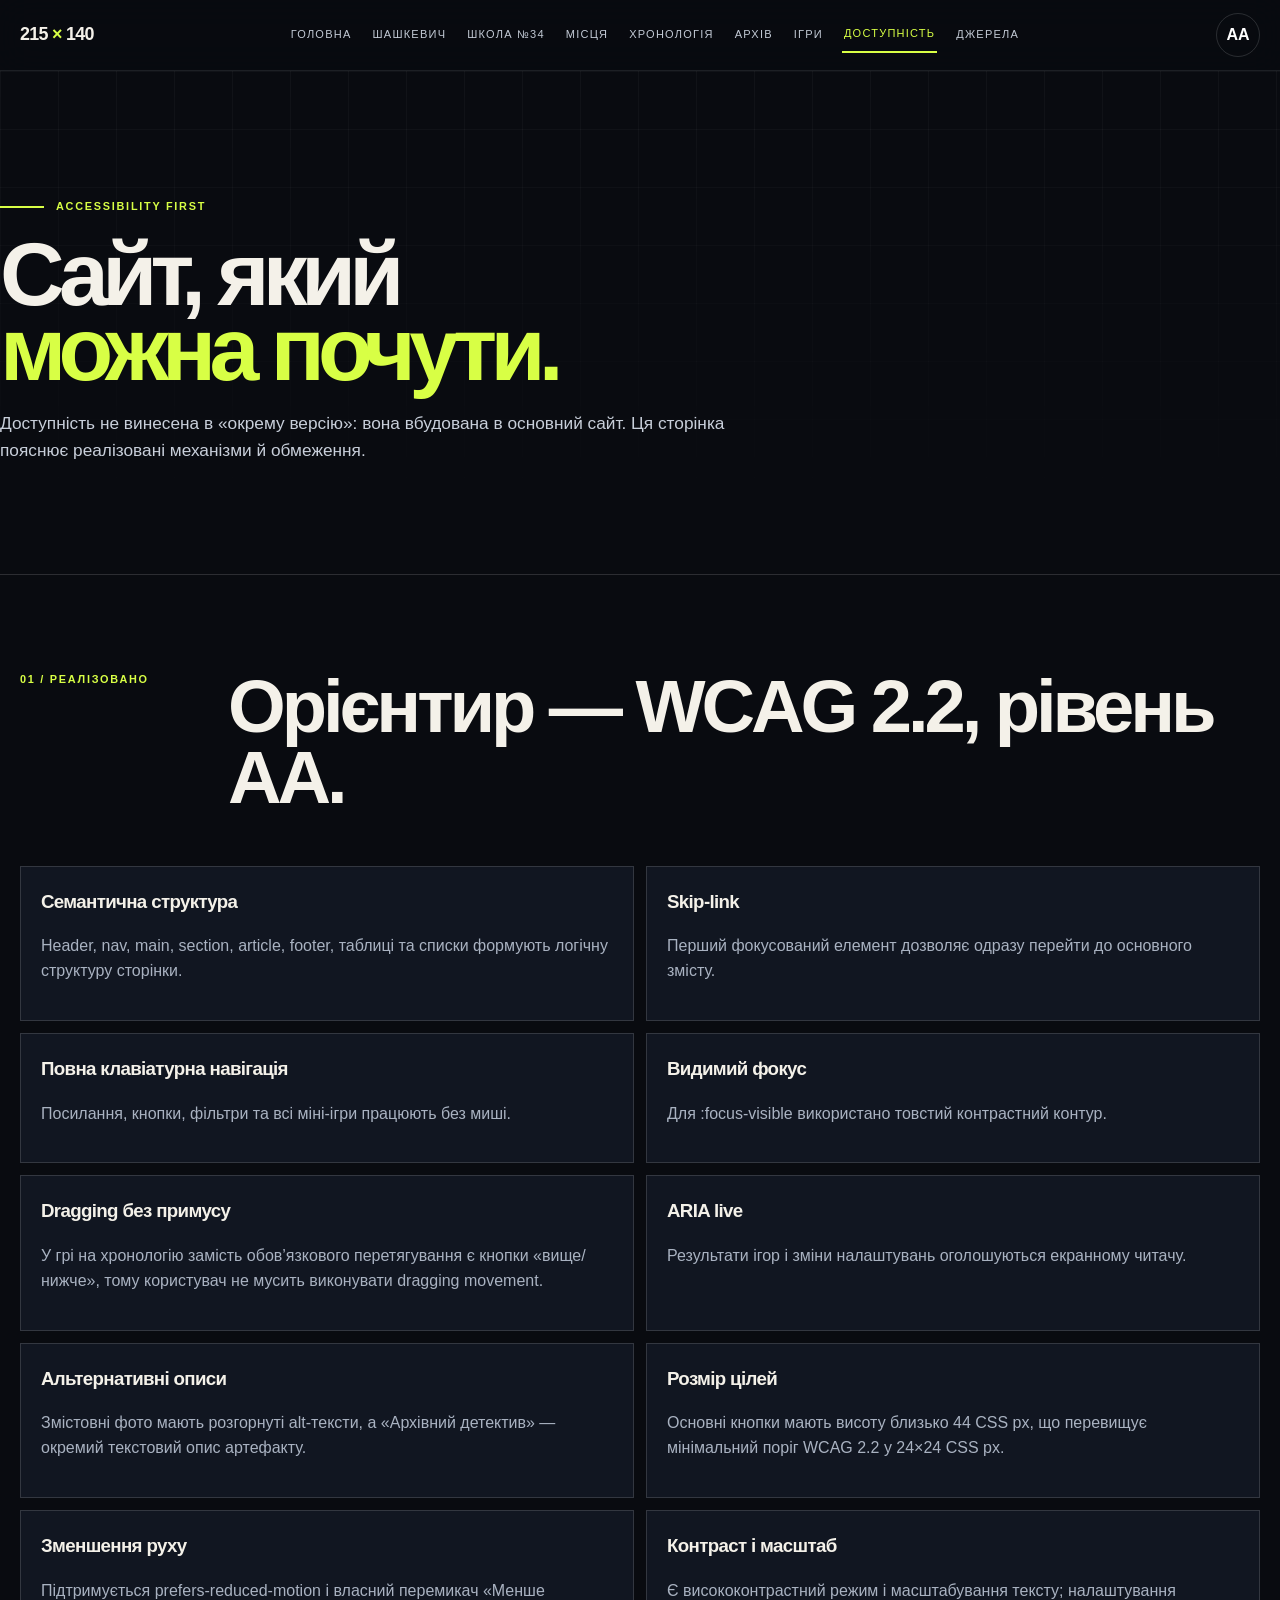
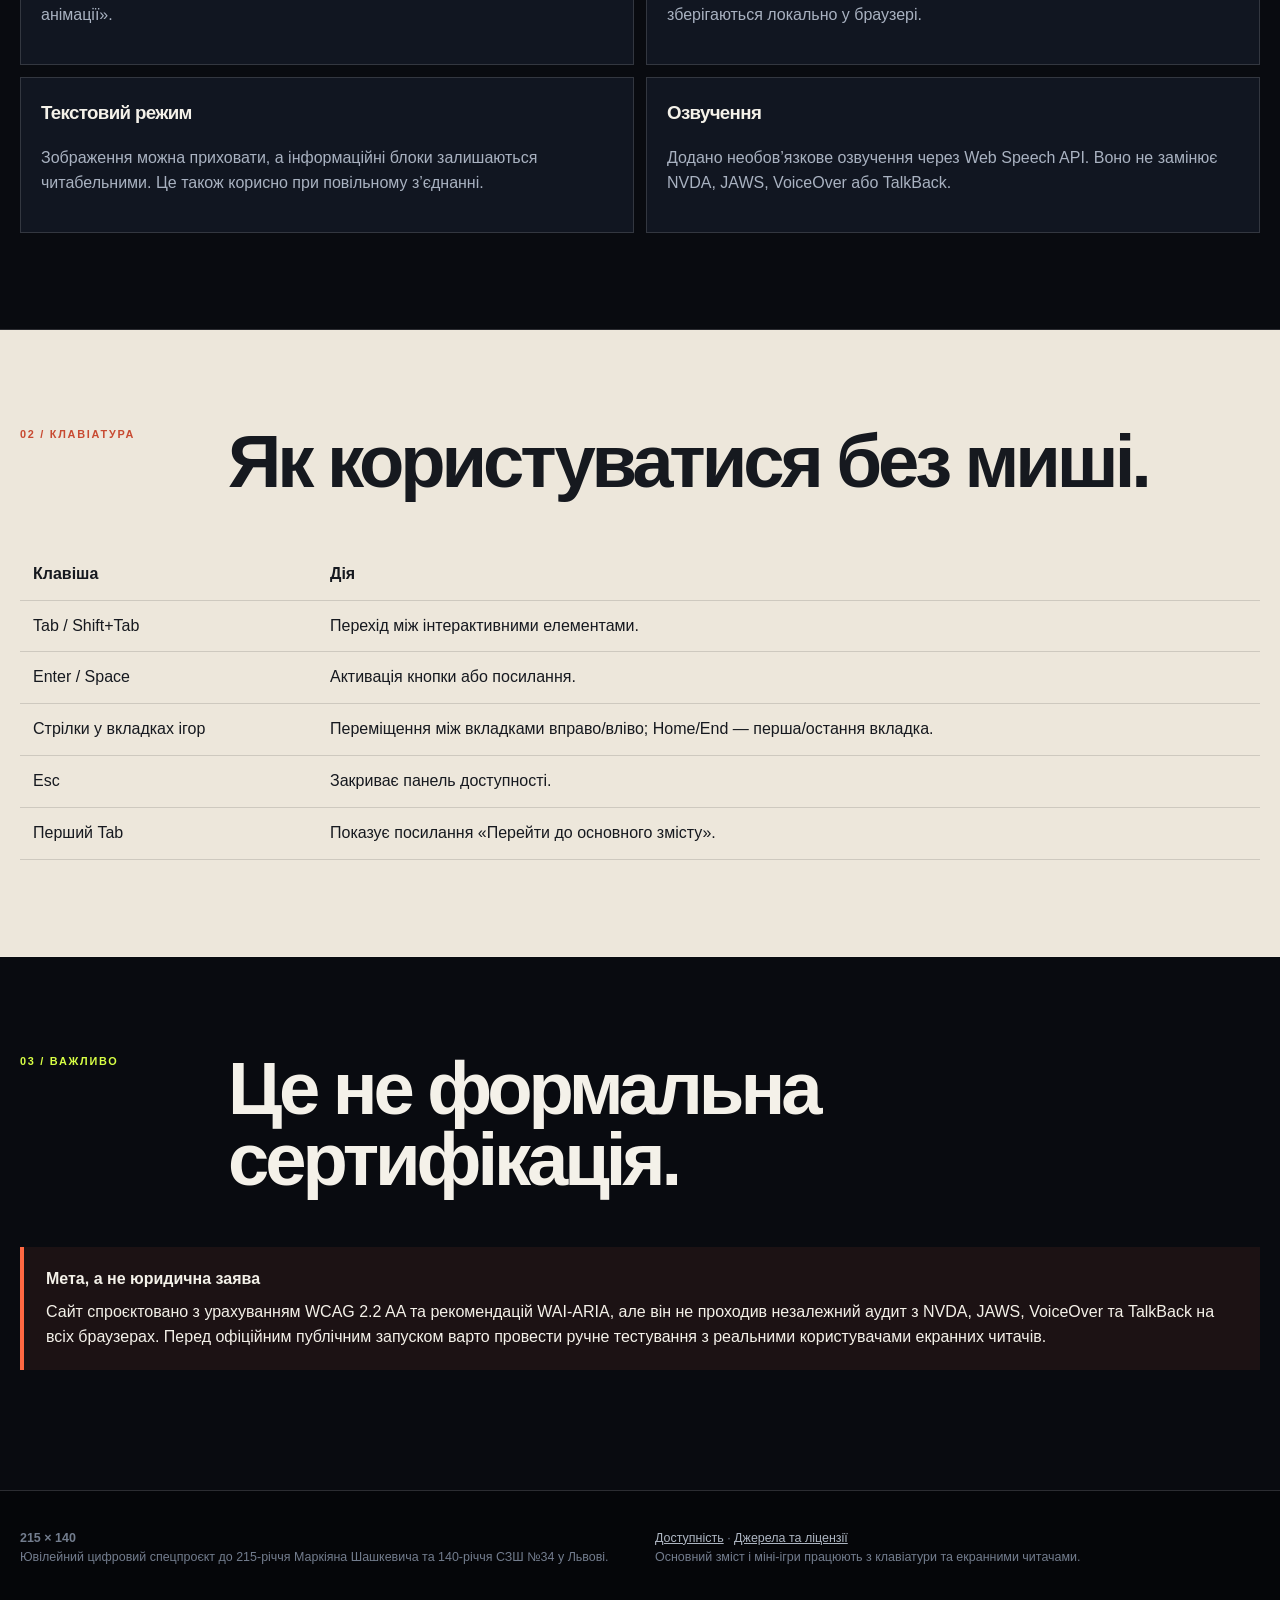
<file: accessibility.html>
<!doctype html><html lang="uk"><head><meta charset="utf-8"><meta name="viewport" content="width=device-width,initial-scale=1"><meta name="theme-color" content="#090b10"><meta name="description" content="Опис доступності сайту, клавіатурної навігації, ARIA, текстового режиму та орієнтації на WCAG 2.2."><title>Доступність сайту</title><link rel="stylesheet" href="assets/style.css"></head><body>
<a class="skip-link" href="#main">Перейти до основного змісту</a>
<div class="progress" aria-hidden="true"></div>
<header class="site-header">
 <div class="wrap nav">
  <a class="brand" href="index.html" aria-label="215 на 140 — головна">215 <b>×</b> 140</a>
  <button class="mobile-toggle" type="button" aria-expanded="false" aria-controls="mainNav">Меню</button>
  <nav id="mainNav" class="navlinks" aria-label="Головна навігація"><a href="index.html">Головна</a><a href="shashkevych.html">Шашкевич</a><a href="school.html">Школа №34</a><a href="places.html">Місця</a><a href="timeline.html">Хронологія</a><a href="archive.html">Архів</a><a href="games.html">Ігри</a><a href="accessibility.html" aria-current="page">Доступність</a><a href="sources.html">Джерела</a></nav>
  <button id="a11yOpen" class="a11y-open" type="button" aria-haspopup="dialog" aria-controls="a11yPanel" aria-label="Відкрити налаштування доступності">АА</button>
 </div>
</header>
<div id="a11yPanel" class="a11y-panel" role="dialog" aria-modal="false" aria-labelledby="a11yTitle" aria-hidden="true">
 <h2 id="a11yTitle">Доступність</h2>
 <div class="a11y-grid">
  <button id="fontPlus" class="a11y-btn" type="button">Збільшити текст</button>
  <button id="fontMinus" class="a11y-btn" type="button">Зменшити текст</button>
  <button id="contrast" class="a11y-btn" type="button">Високий контраст</button>
  <button id="readable" class="a11y-btn" type="button">Полегшене читання</button>
  <button id="motion" class="a11y-btn" type="button">Менше анімації</button>
  <button id="textOnly" class="a11y-btn" type="button">Текстовий режим</button>
  <button id="speakPage" class="a11y-btn" type="button">Озвучити сторінку</button>
  <button id="stopSpeak" class="a11y-btn" type="button">Зупинити озвучення</button>
  <button id="resetA11y" class="a11y-btn" type="button">Скинути налаштування</button>
 </div>
 <p class="a11y-note">Усі основні функції доступні з клавіатури. Озвучення браузером є додатковим і не замінює екранний читач.</p>
 <button id="a11yClose" class="btn" type="button">Закрити</button>
</div>
<div id="globalLive" class="sr-only" aria-live="polite" aria-atomic="true"></div>
<main id="main"><section class="hero compact"><div class="hero-grid"></div><div class="wrap hero-inner"><div class="kicker">Accessibility first</div><h1>Сайт, який<br><span class="acid">можна почути.</span></h1><p class="hero-lead">Доступність не винесена в «окрему версію»: вона вбудована в основний сайт. Ця сторінка пояснює реалізовані механізми й обмеження.</p></div></section><section class="section"><div class="wrap"><div class="section-head"><div class="index">01 / Реалізовано</div><h2>Орієнтир — WCAG 2.2, рівень AA.</h2></div><div class="accessibility-list"><article class="access-item"><h3>Семантична структура</h3><p>Header, nav, main, section, article, footer, таблиці та списки формують логічну структуру сторінки.</p></article><article class="access-item"><h3>Skip-link</h3><p>Перший фокусований елемент дозволяє одразу перейти до основного змісту.</p></article><article class="access-item"><h3>Повна клавіатурна навігація</h3><p>Посилання, кнопки, фільтри та всі міні-ігри працюють без миші.</p></article><article class="access-item"><h3>Видимий фокус</h3><p>Для :focus-visible використано товстий контрастний контур.</p></article><article class="access-item"><h3>Dragging без примусу</h3><p>У грі на хронологію замість обов’язкового перетягування є кнопки «вище/нижче», тому користувач не мусить виконувати dragging movement.</p></article><article class="access-item"><h3>ARIA live</h3><p>Результати ігор і зміни налаштувань оголошуються екранному читачу.</p></article><article class="access-item"><h3>Альтернативні описи</h3><p>Змістовні фото мають розгорнуті alt-тексти, а «Архівний детектив» — окремий текстовий опис артефакту.</p></article><article class="access-item"><h3>Розмір цілей</h3><p>Основні кнопки мають висоту близько 44 CSS px, що перевищує мінімальний поріг WCAG 2.2 у 24×24 CSS px.</p></article><article class="access-item"><h3>Зменшення руху</h3><p>Підтримується prefers-reduced-motion і власний перемикач «Менше анімації».</p></article><article class="access-item"><h3>Контраст і масштаб</h3><p>Є висококонтрастний режим і масштабування тексту; налаштування зберігаються локально у браузері.</p></article><article class="access-item"><h3>Текстовий режим</h3><p>Зображення можна приховати, а інформаційні блоки залишаються читабельними. Це також корисно при повільному з’єднанні.</p></article><article class="access-item"><h3>Озвучення</h3><p>Додано необов’язкове озвучення через Web Speech API. Воно не замінює NVDA, JAWS, VoiceOver або TalkBack.</p></article></div></div></section><section class="section paper"><div class="wrap"><div class="section-head"><div class="index">02 / Клавіатура</div><h2>Як користуватися без миші.</h2></div><table class="fact-table"><thead><tr><th>Клавіша</th><th>Дія</th></tr></thead><tbody><tr><td>Tab / Shift+Tab</td><td>Перехід між інтерактивними елементами.</td></tr><tr><td>Enter / Space</td><td>Активація кнопки або посилання.</td></tr><tr><td>Стрілки у вкладках ігор</td><td>Переміщення між вкладками вправо/вліво; Home/End — перша/остання вкладка.</td></tr><tr><td>Esc</td><td>Закриває панель доступності.</td></tr><tr><td>Перший Tab</td><td>Показує посилання «Перейти до основного змісту».</td></tr></tbody></table></div></section><section class="section"><div class="wrap"><div class="section-head"><div class="index">03 / Важливо</div><h2>Це не формальна сертифікація.</h2></div><div class="callout"><strong>Мета, а не юридична заява</strong>Сайт спроєктовано з урахуванням WCAG 2.2 AA та рекомендацій WAI-ARIA, але він не проходив незалежний аудит з NVDA, JAWS, VoiceOver та TalkBack на всіх браузерах. Перед офіційним публічним запуском варто провести ручне тестування з реальними користувачами екранних читачів.</div></div></section></main>
<footer class="footer"><div class="wrap footer-grid"><div><strong>215 × 140</strong><br>Ювілейний цифровий спецпроєкт до 215-річчя Маркіяна Шашкевича та 140-річчя СЗШ №34 у Львові.</div><div><a href="accessibility.html">Доступність</a> · <a href="sources.html">Джерела та ліцензії</a><br>Основний зміст і міні-ігри працюють з клавіатури та екранними читачами.</div></div></footer>
<script src="assets/app.js"></script>
</body></html>
</file>
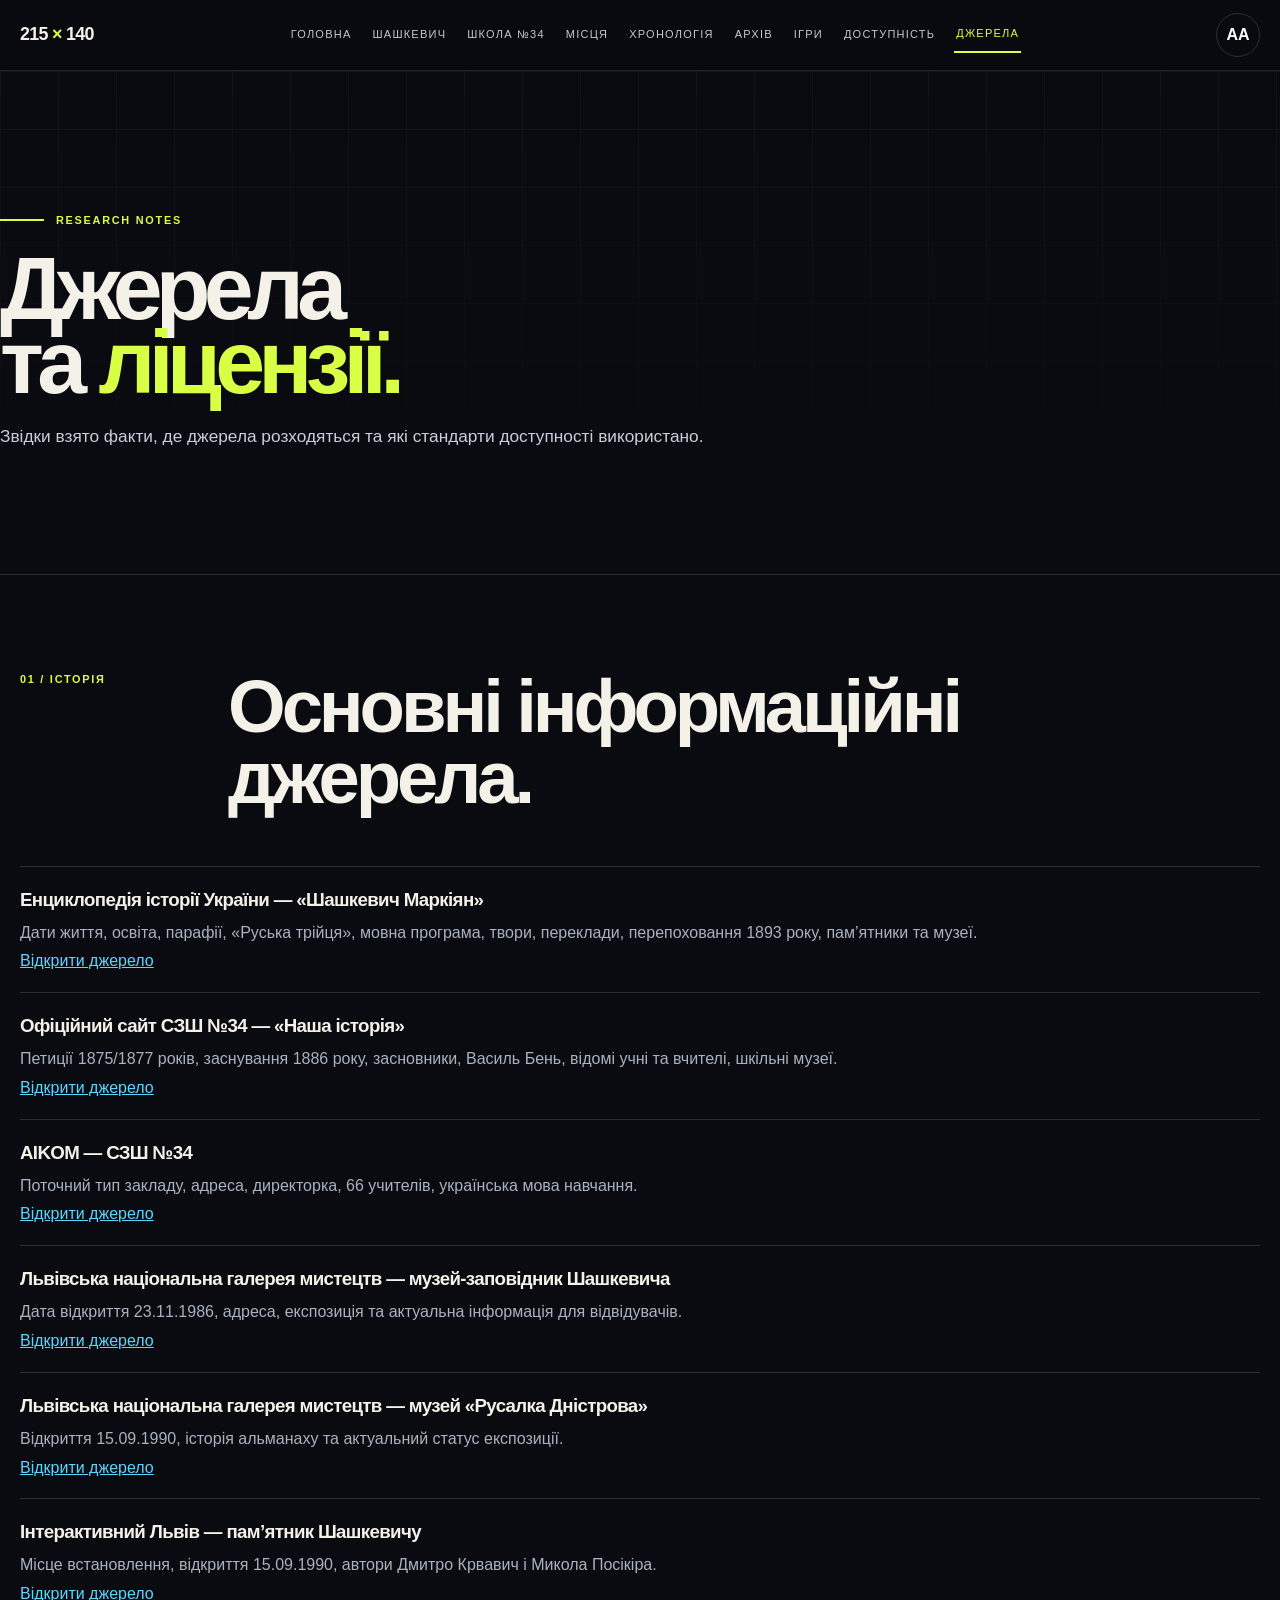
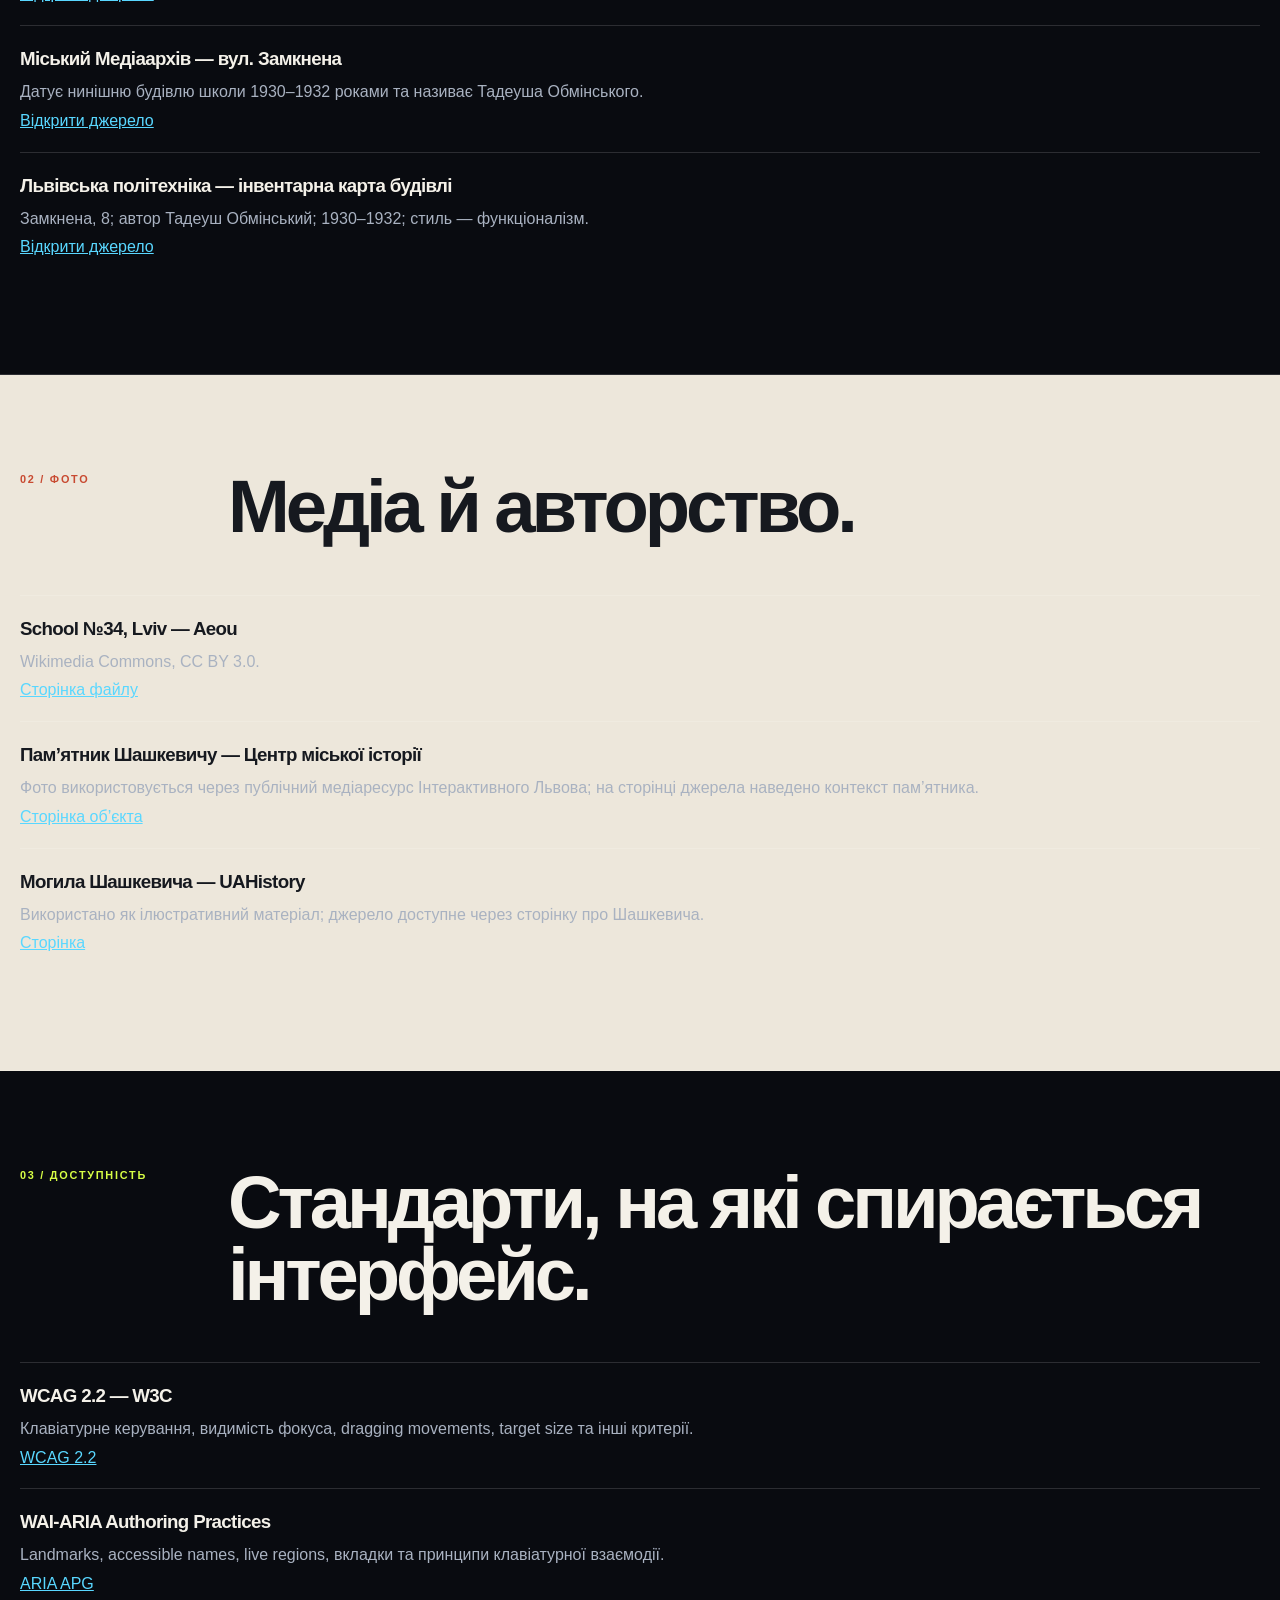
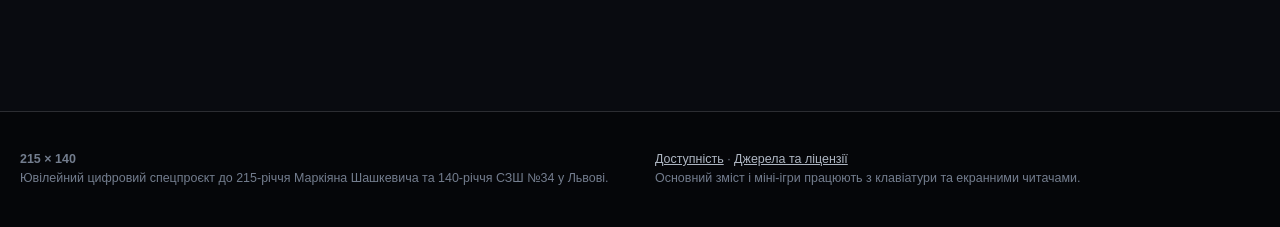
<file: sources.html>
<!doctype html><html lang="uk"><head><meta charset="utf-8"><meta name="viewport" content="width=device-width,initial-scale=1"><meta name="theme-color" content="#090b10"><meta name="description" content="Джерела інформації, медіа-ліцензії та стандарти доступності для сайту 215 × 140."><title>Джерела та ліцензії</title><link rel="stylesheet" href="assets/style.css"></head><body>
<a class="skip-link" href="#main">Перейти до основного змісту</a>
<div class="progress" aria-hidden="true"></div>
<header class="site-header">
 <div class="wrap nav">
  <a class="brand" href="index.html" aria-label="215 на 140 — головна">215 <b>×</b> 140</a>
  <button class="mobile-toggle" type="button" aria-expanded="false" aria-controls="mainNav">Меню</button>
  <nav id="mainNav" class="navlinks" aria-label="Головна навігація"><a href="index.html">Головна</a><a href="shashkevych.html">Шашкевич</a><a href="school.html">Школа №34</a><a href="places.html">Місця</a><a href="timeline.html">Хронологія</a><a href="archive.html">Архів</a><a href="games.html">Ігри</a><a href="accessibility.html">Доступність</a><a href="sources.html" aria-current="page">Джерела</a></nav>
  <button id="a11yOpen" class="a11y-open" type="button" aria-haspopup="dialog" aria-controls="a11yPanel" aria-label="Відкрити налаштування доступності">АА</button>
 </div>
</header>
<div id="a11yPanel" class="a11y-panel" role="dialog" aria-modal="false" aria-labelledby="a11yTitle" aria-hidden="true">
 <h2 id="a11yTitle">Доступність</h2>
 <div class="a11y-grid">
  <button id="fontPlus" class="a11y-btn" type="button">Збільшити текст</button>
  <button id="fontMinus" class="a11y-btn" type="button">Зменшити текст</button>
  <button id="contrast" class="a11y-btn" type="button">Високий контраст</button>
  <button id="readable" class="a11y-btn" type="button">Полегшене читання</button>
  <button id="motion" class="a11y-btn" type="button">Менше анімації</button>
  <button id="textOnly" class="a11y-btn" type="button">Текстовий режим</button>
  <button id="speakPage" class="a11y-btn" type="button">Озвучити сторінку</button>
  <button id="stopSpeak" class="a11y-btn" type="button">Зупинити озвучення</button>
  <button id="resetA11y" class="a11y-btn" type="button">Скинути налаштування</button>
 </div>
 <p class="a11y-note">Усі основні функції доступні з клавіатури. Озвучення браузером є додатковим і не замінює екранний читач.</p>
 <button id="a11yClose" class="btn" type="button">Закрити</button>
</div>
<div id="globalLive" class="sr-only" aria-live="polite" aria-atomic="true"></div>
<main id="main"><section class="hero compact"><div class="hero-grid"></div><div class="wrap hero-inner"><div class="kicker">Research notes</div><h1>Джерела<br>та <span class="acid">ліцензії.</span></h1><p class="hero-lead">Звідки взято факти, де джерела розходяться та які стандарти доступності використано.</p></div></section><section class="section"><div class="wrap"><div class="section-head"><div class="index">01 / Історія</div><h2>Основні інформаційні джерела.</h2></div><article class="source-card"><h3>Енциклопедія історії України — «Шашкевич Маркіян»</h3><p>Дати життя, освіта, парафії, «Руська трійця», мовна програма, твори, переклади, перепоховання 1893 року, пам’ятники та музеї.</p><a href="https://resource.history.org.ua/cgi-bin/eiu/history.exe?C21COM=S&I21DBN=EIu&P21DBN=EIU&S21STR=Shashkevych_M" target="_blank" rel="noopener">Відкрити джерело</a></article><article class="source-card"><h3>Офіційний сайт СЗШ №34 — «Наша історія»</h3><p>Петиції 1875/1877 років, заснування 1886 року, засновники, Василь Бень, відомі учні та вчителі, шкільні музеї.</p><a href="https://www.school34.lviv.ua/%D0%BD%D0%B0%D1%88%D0%B0-%D1%88%D0%BA%D0%BE%D0%BB%D0%B0/%D0%BD%D0%B0%D1%88%D0%B0-%D1%96%D1%81%D1%82%D0%BE%D1%80%D1%96%D1%8F" target="_blank" rel="noopener">Відкрити джерело</a></article><article class="source-card"><h3>AIKOM — СЗШ №34</h3><p>Поточний тип закладу, адреса, директорка, 66 учителів, українська мова навчання.</p><a href="https://aikom.iea.gov.ua/zzso/view?zzsoId=12753" target="_blank" rel="noopener">Відкрити джерело</a></article><article class="source-card"><h3>Львівська національна галерея мистецтв — музей-заповідник Шашкевича</h3><p>Дата відкриття 23.11.1986, адреса, експозиція та актуальна інформація для відвідувачів.</p><a href="https://www.lvivgallery.org.ua/museums/muzey-zapovidnyk-markiyana-shashkevycha" target="_blank" rel="noopener">Відкрити джерело</a></article><article class="source-card"><h3>Львівська національна галерея мистецтв — музей «Русалка Дністрова»</h3><p>Відкриття 15.09.1990, історія альманаху та актуальний статус експозиції.</p><a href="https://www.lvivgallery.org.ua/museums/muzey-zapovidnyk-rusalka-dnistrova" target="_blank" rel="noopener">Відкрити джерело</a></article><article class="source-card"><h3>Інтерактивний Львів — пам’ятник Шашкевичу</h3><p>Місце встановлення, відкриття 15.09.1990, автори Дмитро Крвавич і Микола Посікіра.</p><a href="https://lia.lvivcenter.org/uk/objects/monument-shashkevych/" target="_blank" rel="noopener">Відкрити джерело</a></article><article class="source-card"><h3>Міський Медіаархів — вул. Замкнена</h3><p>Датує нинішню будівлю школи 1930–1932 роками та називає Тадеуша Обмінського.</p><a href="https://uma.lvivcenter.org/uk/photos/3658" target="_blank" rel="noopener">Відкрити джерело</a></article><article class="source-card"><h3>Львівська політехніка — інвентарна карта будівлі</h3><p>Замкнена, 8; автор Тадеуш Обмінський; 1930–1932; стиль — функціоналізм.</p><a href="https://lpnu.ua/sites/default/files/2020/dissertation/1579/dysertaciyashukatkams111.pdf" target="_blank" rel="noopener">Відкрити джерело</a></article></div></section><section class="section paper"><div class="wrap"><div class="section-head"><div class="index">02 / Фото</div><h2>Медіа й авторство.</h2></div><article class="source-card"><h3>School №34, Lviv — Aeou</h3><p>Wikimedia Commons, CC BY 3.0.</p><a href="https://commons.wikimedia.org/wiki/File:School_%E2%84%96_34,_Lviv.jpg" target="_blank" rel="noopener">Сторінка файлу</a></article><article class="source-card"><h3>Пам’ятник Шашкевичу — Центр міської історії</h3><p>Фото використовується через публічний медіаресурс Інтерактивного Львова; на сторінці джерела наведено контекст пам’ятника.</p><a href="https://lia.lvivcenter.org/uk/objects/monument-shashkevych/" target="_blank" rel="noopener">Сторінка об’єкта</a></article><article class="source-card"><h3>Могила Шашкевича — UAHistory</h3><p>Використано як ілюстративний матеріал; джерело доступне через сторінку про Шашкевича.</p><a href="https://uahistory.com/topics/events/13560" target="_blank" rel="noopener">Сторінка</a></article></div></section><section class="section"><div class="wrap"><div class="section-head"><div class="index">03 / Доступність</div><h2>Стандарти, на які спирається інтерфейс.</h2></div><article class="source-card"><h3>WCAG 2.2 — W3C</h3><p>Клавіатурне керування, видимість фокуса, dragging movements, target size та інші критерії.</p><a href="https://www.w3.org/TR/WCAG22/" target="_blank" rel="noopener">WCAG 2.2</a></article><article class="source-card"><h3>WAI-ARIA Authoring Practices</h3><p>Landmarks, accessible names, live regions, вкладки та принципи клавіатурної взаємодії.</p><a href="https://www.w3.org/WAI/ARIA/apg/" target="_blank" rel="noopener">ARIA APG</a></article></div></section></main>
<footer class="footer"><div class="wrap footer-grid"><div><strong>215 × 140</strong><br>Ювілейний цифровий спецпроєкт до 215-річчя Маркіяна Шашкевича та 140-річчя СЗШ №34 у Львові.</div><div><a href="accessibility.html">Доступність</a> · <a href="sources.html">Джерела та ліцензії</a><br>Основний зміст і міні-ігри працюють з клавіатури та екранними читачами.</div></div></footer>
<script src="assets/app.js"></script>
</body></html>
</file>
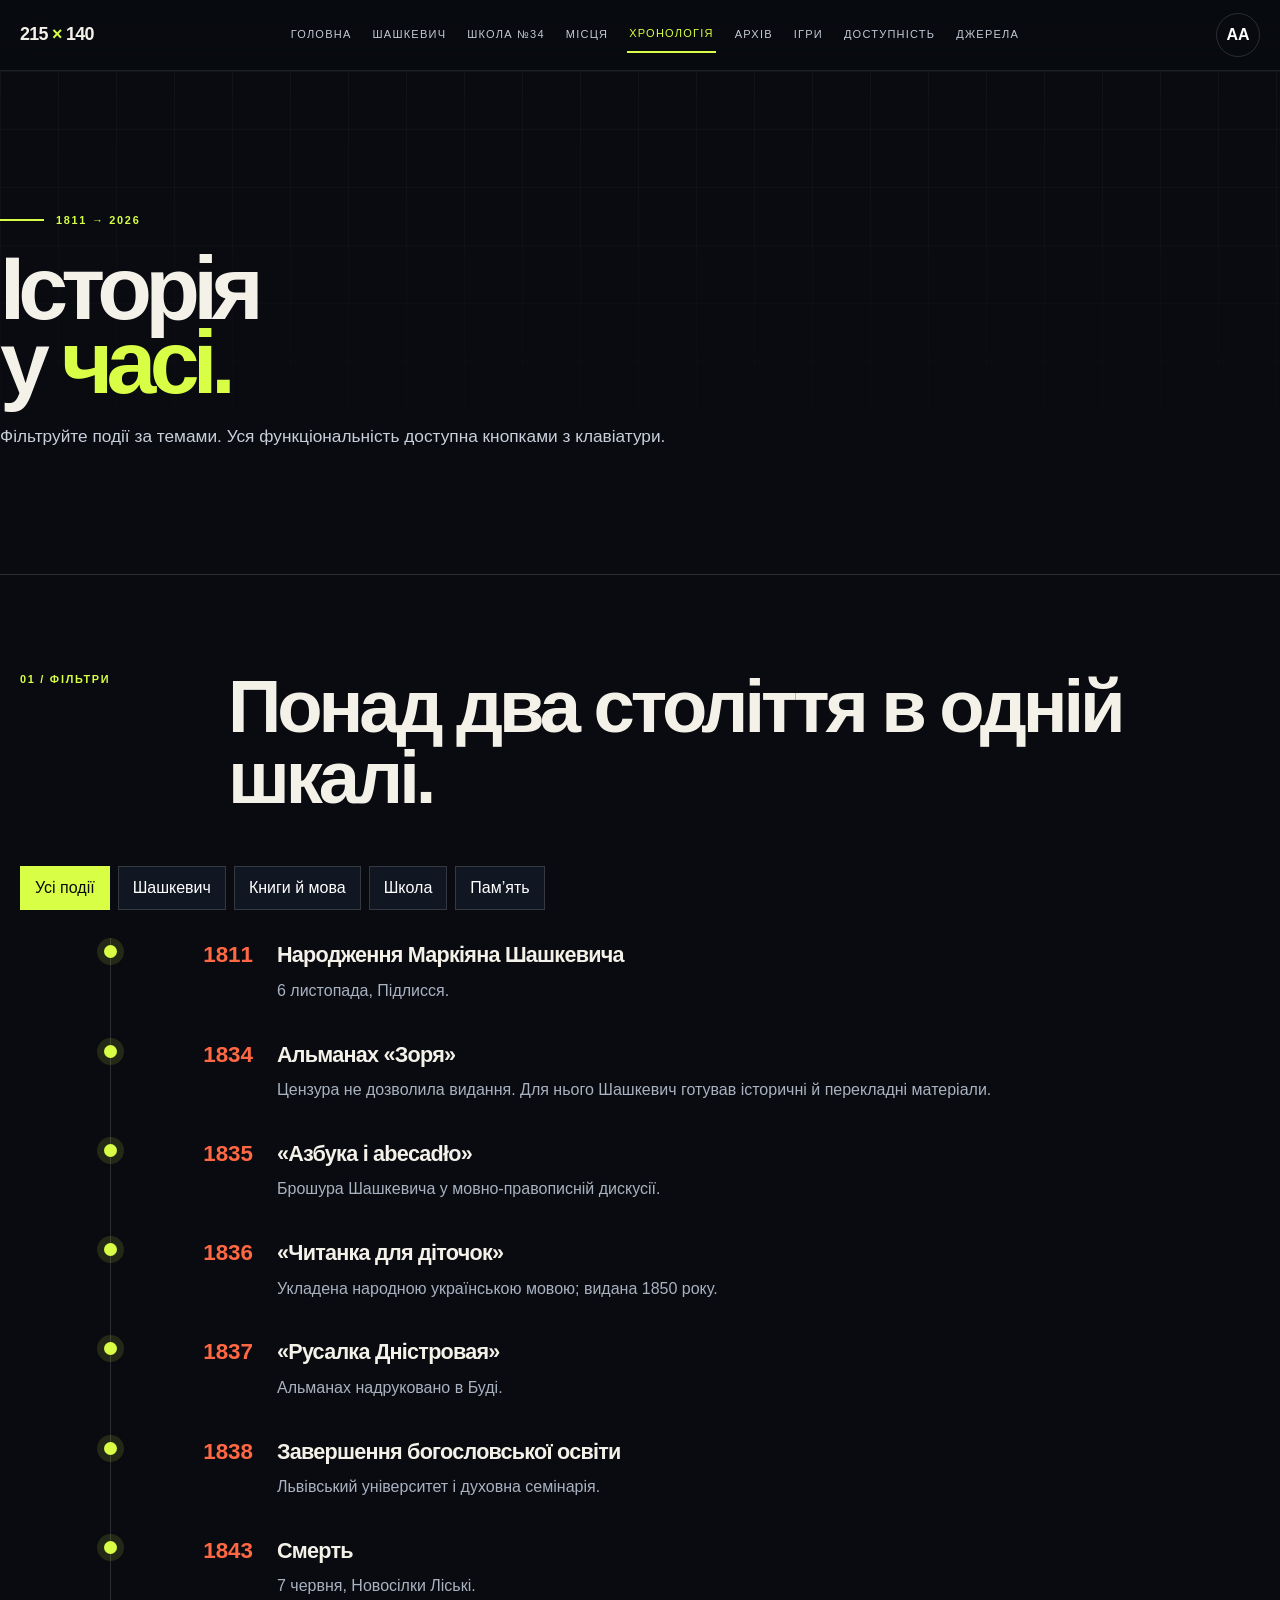
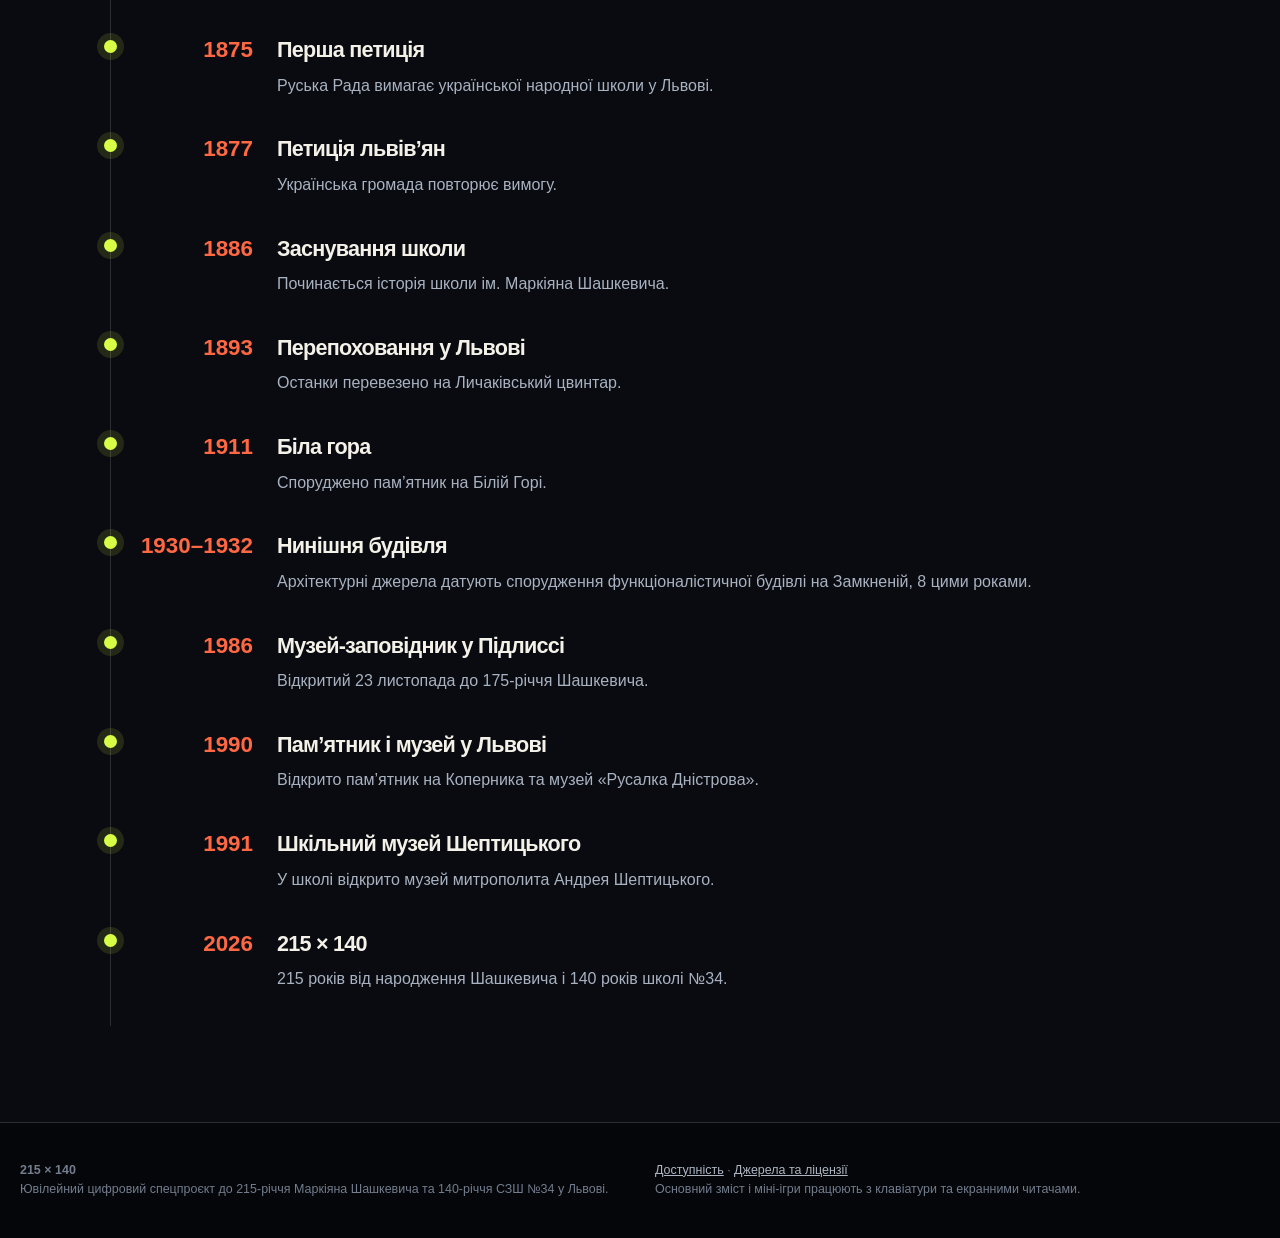
<file: timeline.html>
<!doctype html><html lang="uk"><head><meta charset="utf-8"><meta name="viewport" content="width=device-width,initial-scale=1"><meta name="theme-color" content="#090b10"><meta name="description" content="Інтерактивна хронологія Маркіяна Шашкевича та школи №34 з фільтрами за темами."><title>Хронологія 1811–2026</title><link rel="stylesheet" href="assets/style.css"></head><body>
<a class="skip-link" href="#main">Перейти до основного змісту</a>
<div class="progress" aria-hidden="true"></div>
<header class="site-header">
 <div class="wrap nav">
  <a class="brand" href="index.html" aria-label="215 на 140 — головна">215 <b>×</b> 140</a>
  <button class="mobile-toggle" type="button" aria-expanded="false" aria-controls="mainNav">Меню</button>
  <nav id="mainNav" class="navlinks" aria-label="Головна навігація"><a href="index.html">Головна</a><a href="shashkevych.html">Шашкевич</a><a href="school.html">Школа №34</a><a href="places.html">Місця</a><a href="timeline.html" aria-current="page">Хронологія</a><a href="archive.html">Архів</a><a href="games.html">Ігри</a><a href="accessibility.html">Доступність</a><a href="sources.html">Джерела</a></nav>
  <button id="a11yOpen" class="a11y-open" type="button" aria-haspopup="dialog" aria-controls="a11yPanel" aria-label="Відкрити налаштування доступності">АА</button>
 </div>
</header>
<div id="a11yPanel" class="a11y-panel" role="dialog" aria-modal="false" aria-labelledby="a11yTitle" aria-hidden="true">
 <h2 id="a11yTitle">Доступність</h2>
 <div class="a11y-grid">
  <button id="fontPlus" class="a11y-btn" type="button">Збільшити текст</button>
  <button id="fontMinus" class="a11y-btn" type="button">Зменшити текст</button>
  <button id="contrast" class="a11y-btn" type="button">Високий контраст</button>
  <button id="readable" class="a11y-btn" type="button">Полегшене читання</button>
  <button id="motion" class="a11y-btn" type="button">Менше анімації</button>
  <button id="textOnly" class="a11y-btn" type="button">Текстовий режим</button>
  <button id="speakPage" class="a11y-btn" type="button">Озвучити сторінку</button>
  <button id="stopSpeak" class="a11y-btn" type="button">Зупинити озвучення</button>
  <button id="resetA11y" class="a11y-btn" type="button">Скинути налаштування</button>
 </div>
 <p class="a11y-note">Усі основні функції доступні з клавіатури. Озвучення браузером є додатковим і не замінює екранний читач.</p>
 <button id="a11yClose" class="btn" type="button">Закрити</button>
</div>
<div id="globalLive" class="sr-only" aria-live="polite" aria-atomic="true"></div>
<main id="main"><section class="hero compact"><div class="hero-grid"></div><div class="wrap hero-inner"><div class="kicker">1811 → 2026</div><h1>Історія<br>у <span class="acid">часі.</span></h1><p class="hero-lead">Фільтруйте події за темами. Уся функціональність доступна кнопками з клавіатури.</p></div></section><section class="section"><div class="wrap"><div class="section-head"><div class="index">01 / Фільтри</div><h2>Понад два століття в одній шкалі.</h2></div><div class="filterbar" role="group" aria-label="Фільтри хронології"><button class="active" data-filter="all" type="button">Усі події</button><button data-filter="shash" type="button">Шашкевич</button><button data-filter="books" type="button">Книги й мова</button><button data-filter="school" type="button">Школа</button><button data-filter="memory" type="button">Пам’ять</button></div><div class="timeline" aria-live="polite"><article class="event" data-theme="shash"><time>1811</time><div><h3>Народження Маркіяна Шашкевича</h3><p>6 листопада, Підлисся.</p></div></article><article class="event" data-theme="books"><time>1834</time><div><h3>Альманах «Зоря»</h3><p>Цензура не дозволила видання. Для нього Шашкевич готував історичні й перекладні матеріали.</p></div></article><article class="event" data-theme="books"><time>1835</time><div><h3>«Азбука і abecadło»</h3><p>Брошура Шашкевича у мовно-правописній дискусії.</p></div></article><article class="event" data-theme="books"><time>1836</time><div><h3>«Читанка для діточок»</h3><p>Укладена народною українською мовою; видана 1850 року.</p></div></article><article class="event" data-theme="books shash"><time>1837</time><div><h3>«Русалка Дністровая»</h3><p>Альманах надруковано в Буді.</p></div></article><article class="event" data-theme="shash"><time>1838</time><div><h3>Завершення богословської освіти</h3><p>Львівський університет і духовна семінарія.</p></div></article><article class="event" data-theme="shash"><time>1843</time><div><h3>Смерть</h3><p>7 червня, Новосілки Ліські.</p></div></article><article class="event" data-theme="school"><time>1875</time><div><h3>Перша петиція</h3><p>Руська Рада вимагає української народної школи у Львові.</p></div></article><article class="event" data-theme="school"><time>1877</time><div><h3>Петиція львів’ян</h3><p>Українська громада повторює вимогу.</p></div></article><article class="event" data-theme="school"><time>1886</time><div><h3>Заснування школи</h3><p>Починається історія школи ім. Маркіяна Шашкевича.</p></div></article><article class="event" data-theme="memory shash"><time>1893</time><div><h3>Перепоховання у Львові</h3><p>Останки перевезено на Личаківський цвинтар.</p></div></article><article class="event" data-theme="memory"><time>1911</time><div><h3>Біла гора</h3><p>Споруджено пам’ятник на Білій Горі.</p></div></article><article class="event" data-theme="school"><time>1930–1932</time><div><h3>Нинішня будівля</h3><p>Архітектурні джерела датують спорудження функціоналістичної будівлі на Замкненій, 8 цими роками.</p></div></article><article class="event" data-theme="memory"><time>1986</time><div><h3>Музей-заповідник у Підлиссі</h3><p>Відкритий 23 листопада до 175-річчя Шашкевича.</p></div></article><article class="event" data-theme="memory"><time>1990</time><div><h3>Пам’ятник і музей у Львові</h3><p>Відкрито пам’ятник на Коперника та музей «Русалка Дністрова».</p></div></article><article class="event" data-theme="school memory"><time>1991</time><div><h3>Шкільний музей Шептицького</h3><p>У школі відкрито музей митрополита Андрея Шептицького.</p></div></article><article class="event" data-theme="school memory"><time>2026</time><div><h3>215 × 140</h3><p>215 років від народження Шашкевича і 140 років школі №34.</p></div></article></div></div></section></main>
<footer class="footer"><div class="wrap footer-grid"><div><strong>215 × 140</strong><br>Ювілейний цифровий спецпроєкт до 215-річчя Маркіяна Шашкевича та 140-річчя СЗШ №34 у Львові.</div><div><a href="accessibility.html">Доступність</a> · <a href="sources.html">Джерела та ліцензії</a><br>Основний зміст і міні-ігри працюють з клавіатури та екранними читачами.</div></div></footer>
<script src="assets/app.js"></script>
</body></html>
</file>
<file: assets/style.css>
:root{--bg:#090b10;--panel:#111621;--panel2:#161d2a;--text:#f4f1e9;--muted:#a9b2c1;--line:rgba(255,255,255,.14);--acid:#d8ff45;--orange:#ff6842;--blue:#617dff;--cyan:#59d7ff;--paper:#ede7db;--ink:#16191f;--good:#78df91;--bad:#ff8078;--max:1360px;--fs:1}
*{box-sizing:border-box}html{scroll-behavior:smooth;font-size:calc(16px*var(--fs))}body{margin:0;background:var(--bg);color:var(--text);font-family:Arial,Helvetica,sans-serif;line-height:1.55}body.contrast{--bg:#000;--panel:#000;--panel2:#0a0a0a;--text:#fff;--muted:#fff;--line:#fff;--acid:#ffff00;--orange:#ff9d00;--blue:#8facff;--cyan:#7ee8ff}body.readable *{letter-spacing:.02em!important;line-height:1.72!important}body.no-motion *,body.no-motion *::before,body.no-motion *::after{animation:none!important;transition:none!important;scroll-behavior:auto!important}body.text-only img{display:none!important}body.text-only .hero-media,body.text-only .photo-card,body.text-only .artifact-image{background:linear-gradient(145deg,#171e2a,#0b0f16)!important}body.text-only .image-fallback{display:grid!important;position:relative;min-height:220px}body.text-only .photo-card::after,body.text-only .hero-media::after{display:none!important}a{color:inherit}img{max-width:100%;display:block}button,input,select{font:inherit}button,a,select,input{touch-action:manipulation}:focus-visible{outline:3px solid var(--acid);outline-offset:4px;border-radius:4px}::selection{background:var(--acid);color:#000}.wrap{width:min(var(--max),calc(100% - 40px));margin:auto}.sr-only{position:absolute!important;width:1px!important;height:1px!important;padding:0!important;margin:-1px!important;overflow:hidden!important;clip:rect(0,0,0,0)!important;white-space:nowrap!important;border:0!important}.skip-link{position:fixed;left:16px;top:10px;z-index:9999;background:var(--acid);color:#000;padding:12px 16px;text-decoration:none;font-weight:800;transform:translateY(-180%)}.skip-link:focus{transform:none}.progress{position:fixed;left:0;top:0;height:3px;width:0;background:linear-gradient(90deg,var(--orange),var(--acid));z-index:4000}.site-header{position:sticky;top:0;z-index:2500;background:rgba(9,11,16,.76);backdrop-filter:blur(16px);border-bottom:1px solid rgba(255,255,255,.09)}.nav{min-height:70px;display:flex;align-items:center;justify-content:space-between;gap:20px}.brand{text-decoration:none;font-size:1.12rem;font-weight:900;letter-spacing:-.04em;white-space:nowrap}.brand b{color:var(--acid)}.navlinks{display:flex;align-items:center;gap:17px;flex-wrap:wrap}.navlinks a{text-decoration:none;font-size:.69rem;text-transform:uppercase;letter-spacing:.11em;color:#c3cad5;padding:8px 2px}.navlinks a[aria-current=page]{color:var(--acid);border-bottom:2px solid var(--acid)}.navlinks a:hover{color:#fff}.a11y-open{min-width:44px;min-height:44px;border:1px solid var(--line);background:transparent;color:white;border-radius:999px;cursor:pointer;font-weight:700}.mobile-toggle{display:none;min-width:44px;min-height:44px;border:1px solid var(--line);background:transparent;color:white;border-radius:10px}.a11y-panel{position:fixed;right:18px;top:82px;width:min(380px,calc(100vw - 30px));background:#0e131c;border:1px solid var(--line);z-index:5000;box-shadow:0 25px 70px rgba(0,0,0,.45);padding:18px;display:none}.a11y-panel.open{display:block}.a11y-panel h2{font-size:1.2rem;margin:0 0 12px}.a11y-grid{display:grid;grid-template-columns:1fr 1fr;gap:8px}.a11y-btn{min-height:46px;border:1px solid var(--line);background:#151c28;color:white;cursor:pointer;text-align:left;padding:10px}.a11y-note{color:var(--muted);font-size:.78rem;margin:12px 0}.hero{position:relative;overflow:hidden;min-height:76vh;display:flex;align-items:flex-end;border-bottom:1px solid var(--line)}.hero.compact{min-height:56vh}.hero-media{position:absolute;inset:0}.hero-media img{width:100%;height:100%;object-fit:cover;filter:saturate(.78) contrast(1.05)}.hero-media::after{content:"";position:absolute;inset:0;background:linear-gradient(90deg,rgba(9,11,16,.96),rgba(9,11,16,.69) 46%,rgba(9,11,16,.14) 82%),linear-gradient(0deg,rgba(9,11,16,.95),transparent 50%)}.hero-grid{position:absolute;inset:0;background:linear-gradient(rgba(255,255,255,.035) 1px,transparent 1px),linear-gradient(90deg,rgba(255,255,255,.035) 1px,transparent 1px);background-size:58px 58px;mask-image:linear-gradient(to bottom,black,transparent 92%)}.hero-inner{position:relative;z-index:2;padding:92px 0 58px;width:100%}.kicker,.index{font-size:.68rem;text-transform:uppercase;letter-spacing:.16em;color:var(--acid);font-weight:800}.kicker{display:flex;gap:12px;align-items:center}.kicker::before{content:"";width:44px;height:2px;background:var(--acid)}.hero h1{font-size:clamp(3.8rem,9vw,9.3rem);line-height:.83;letter-spacing:-.075em;margin:22px 0 24px;max-width:1160px}.hero.compact h1{font-size:clamp(3.3rem,7vw,7rem)}.hero h1 .acid{color:var(--acid)}.stroke{color:transparent;-webkit-text-stroke:1.4px rgba(255,255,255,.76)}.hero-lead{max-width:760px;color:#c8cfda;font-size:1.08rem}.hero-actions{display:flex;gap:10px;flex-wrap:wrap;margin-top:26px}.btn{display:inline-flex;align-items:center;justify-content:center;min-height:46px;padding:11px 16px;border:1px solid var(--line);background:#111723;color:white;text-decoration:none;cursor:pointer;border-radius:999px;font-size:.73rem;text-transform:uppercase;letter-spacing:.09em}.btn.primary{background:var(--orange);border-color:var(--orange)}.btn.acid{background:var(--acid);border-color:var(--acid);color:#08090b}.metrics{display:grid;grid-template-columns:repeat(4,1fr);gap:1px;background:var(--line);border:1px solid var(--line);margin-top:45px;max-width:1000px}.metric{background:rgba(9,11,16,.8);padding:17px}.metric b{display:block;font-size:1.7rem}.metric span{font-size:.66rem;text-transform:uppercase;letter-spacing:.1em;color:#939dac}.marquee{overflow:hidden;background:var(--acid);color:#090a0c}.marquee-track{width:max-content;display:flex;gap:22px;align-items:center;padding:12px 0;font-size:.68rem;text-transform:uppercase;letter-spacing:.13em;font-weight:800;animation:mar 25s linear infinite}.marquee-track i{width:6px;height:6px;border-radius:50%;background:#111}@keyframes mar{to{transform:translateX(-50%)}}.section{padding:96px 0;border-bottom:1px solid var(--line);position:relative}.section.paper{background:var(--paper);color:var(--ink)}.section.blue{background:#10172a}.section.dark2{background:#0c1018}.section-head{display:grid;grid-template-columns:170px 1fr;gap:38px;margin-bottom:52px}.section h2{font-size:clamp(2.5rem,5.8vw,5.6rem);line-height:.96;letter-spacing:-.055em;margin:0;max-width:1050px}.section h3{letter-spacing:-.035em}.lead{font-size:1.1rem;line-height:1.72;color:var(--muted);max-width:780px}.paper .lead{color:#555c67}.paper .index{color:#c84a31}.grid2{display:grid;grid-template-columns:1fr 1fr;gap:16px}.grid3{display:grid;grid-template-columns:repeat(3,1fr);gap:14px}.grid4{display:grid;grid-template-columns:repeat(4,1fr);gap:12px}.card{border:1px solid var(--line);background:var(--panel);padding:24px;min-height:220px}.paper .card{background:#f7f2e9;border-color:rgba(0,0,0,.15)}.card .num{font-size:4.6rem;font-weight:900;line-height:.85;color:var(--acid);letter-spacing:-.07em}.card p{color:var(--muted)}.paper .card p{color:#5a606a}.photo-card{position:relative;overflow:hidden;border:1px solid var(--line);min-height:420px;background:#151a23}.photo-card img{width:100%;height:100%;object-fit:cover;position:absolute;inset:0}.photo-card::after{content:"";position:absolute;inset:0;background:linear-gradient(to top,rgba(8,10,14,.75),transparent 55%)}.photo-caption{position:absolute;left:16px;bottom:14px;right:16px;z-index:3;color:white;font-size:.78rem}.photo-caption small{display:block;color:#cbd2dd;margin-top:4px}.image-fallback{position:absolute;inset:0;display:none;place-items:center;padding:30px;text-align:center;background:linear-gradient(145deg,#1a2130,#0c1017);color:#d8dfea}.image-failed .image-fallback{display:grid}.image-failed img{display:none}.timeline{position:relative;border-left:1px solid var(--line);margin-left:90px}.event{display:grid;grid-template-columns:110px 1fr;gap:24px;padding:0 0 34px 32px;position:relative}.event::before{content:"";position:absolute;left:-7px;top:7px;width:13px;height:13px;border-radius:50%;background:var(--acid);box-shadow:0 0 0 7px rgba(216,255,69,.12)}.event time{font-size:1.4rem;font-weight:900;color:var(--orange);margin-left:-145px;text-align:right}.event h3{margin:0 0 7px;font-size:1.35rem}.event p{margin:0;color:var(--muted);max-width:800px}.filterbar{display:flex;gap:8px;flex-wrap:wrap;margin-bottom:28px}.filterbar button{min-height:44px;border:1px solid var(--line);background:#111722;color:white;padding:9px 14px;cursor:pointer}.filterbar button.active{background:var(--acid);color:#090b10;border-color:var(--acid)}.callout{border-left:4px solid var(--orange);background:rgba(255,104,66,.08);padding:20px 22px;margin:24px 0}.callout strong{display:block;margin-bottom:8px}.fact-table{width:100%;border-collapse:collapse}.fact-table th,.fact-table td{padding:13px;border-bottom:1px solid var(--line);text-align:left;vertical-align:top}.paper .fact-table th,.paper .fact-table td{border-color:rgba(0,0,0,.13)}.accordion details{border-top:1px solid var(--line);padding:16px 0}.accordion summary{cursor:pointer;font-weight:800;font-size:1.05rem;min-height:44px;display:flex;align-items:center}.accordion details p{color:var(--muted);max-width:900px}.route-list{display:grid;gap:12px;counter-reset:route}.route-stop{border:1px solid var(--line);background:var(--panel);padding:20px;display:grid;grid-template-columns:70px 1fr;gap:18px}.route-stop::before{counter-increment:route;content:counter(route,decimal-leading-zero);font-size:2.2rem;font-weight:900;color:var(--acid)}.route-stop h3{margin:0 0 7px}.route-stop p{color:var(--muted);margin:0}.game-shell{border:1px solid var(--line);background:var(--panel);padding:24px}.game-tabs{display:flex;gap:8px;flex-wrap:wrap;margin-bottom:14px}.game-tab{min-height:44px;border:1px solid var(--line);background:#111722;color:white;padding:9px 13px;cursor:pointer}.game-tab[aria-selected=true]{background:var(--acid);color:#08090b;border-color:var(--acid)}.game-panel[hidden]{display:none}.game-panel h2{font-size:2rem;margin:0 0 20px}.scoreboard{display:flex;gap:16px;align-items:center;flex-wrap:wrap;border-bottom:1px solid var(--line);padding-bottom:14px;margin-bottom:22px}.scoreboard strong{color:var(--acid);font-size:1.4rem}.answers{display:grid;grid-template-columns:1fr 1fr;gap:10px}.answer{min-height:60px;border:1px solid var(--line);background:#0d131d;color:white;padding:14px;text-align:left;cursor:pointer}.answer.correct{border-color:var(--good);background:rgba(120,223,145,.1)}.answer.wrong{border-color:var(--bad);background:rgba(255,128,120,.1)}.live{min-height:48px;margin-top:14px;color:var(--muted)}.live.good{color:var(--good)}.live.bad{color:var(--bad)}.sort-list{display:grid;gap:10px}.sort-item{border:1px solid var(--line);background:#0d131d;padding:14px;display:grid;grid-template-columns:1fr auto;gap:12px;align-items:center}.sort-moves{display:flex;gap:6px}.sort-moves button{min-width:44px;min-height:44px;border:1px solid var(--line);background:#151e2c;color:white;cursor:pointer}.artifact{display:grid;grid-template-columns:.8fr 1.2fr;gap:18px}.artifact-image{min-height:380px;border:1px solid var(--line);background:#ece7dc;position:relative}.artifact-image img{width:100%;height:100%;object-fit:contain}.artifact-copy{border:1px solid var(--line);padding:20px}.match-row{display:grid;grid-template-columns:1fr 1fr;gap:12px;align-items:center;border-top:1px solid var(--line);padding:13px 0}.match-row select{min-height:46px;background:#111722;color:white;border:1px solid var(--line);padding:8px}.accessibility-list{display:grid;grid-template-columns:1fr 1fr;gap:12px}.access-item{border:1px solid var(--line);padding:20px;background:var(--panel)}.access-item h3{margin-top:0}.access-item p{color:var(--muted)}.source-card{border-top:1px solid var(--line);padding:18px 0}.source-card h3{margin:0 0 7px}.source-card p{color:var(--muted);margin:4px 0}.source-card a{color:var(--cyan)}.footer{background:#050609;padding:38px 0;color:#737d8e}.footer-grid{display:grid;grid-template-columns:1fr 1fr;gap:30px;font-size:.78rem}.footer a{color:#aeb6c2}.reveal{opacity:0;transform:translateY(22px);transition:.7s ease}.reveal.show{opacity:1;transform:none}@media(max-width:1050px){.navlinks{position:absolute;left:0;right:0;top:70px;background:#0b0e14;border-bottom:1px solid var(--line);padding:14px 20px;display:none}.navlinks.open{display:grid}.mobile-toggle{display:block}.a11y-open{margin-left:auto}.section-head,.grid2,.artifact{grid-template-columns:1fr}.grid3{grid-template-columns:1fr 1fr}.grid4{grid-template-columns:1fr 1fr}.metrics{grid-template-columns:1fr 1fr}.accessibility-list{grid-template-columns:1fr}}@media(max-width:650px){.wrap{width:min(var(--max),calc(100% - 26px))}.hero{min-height:82vh}.hero-inner{padding-top:70px}.hero h1{font-size:3.7rem}.metrics,.grid3,.grid4,.answers,.footer-grid{grid-template-columns:1fr}.section{padding:72px 0}.section-head{gap:12px;margin-bottom:34px}.timeline{margin-left:0;border-left:0}.event{grid-template-columns:1fr;padding:0 0 28px 0;border-bottom:1px solid var(--line);margin-bottom:20px}.event::before{display:none}.event time{margin:0;text-align:left}.route-stop{grid-template-columns:52px 1fr}.a11y-grid{grid-template-columns:1fr}.artifact-image{min-height:300px}.match-row{grid-template-columns:1fr}}@media(prefers-reduced-motion:reduce){html{scroll-behavior:auto}.reveal{opacity:1;transform:none}*,*::before,*::after{animation:none!important;transition:none!important}}
.book-replica{min-height:420px;background:#d9c7a6;color:#3f2522;border:14px solid #efe4cd;box-shadow:inset 0 0 0 2px #51352e,0 18px 45px rgba(0,0,0,.25);display:grid;place-items:center;text-align:center;padding:36px;position:relative}.book-replica::before{content:"";position:absolute;inset:16px;border:1px solid #51352e}.book-replica .book-title{font-family:Georgia,serif;font-size:clamp(2.2rem,5vw,4.7rem);line-height:1.1;position:relative}.book-replica .book-year{font-size:.8rem;letter-spacing:.25em;text-transform:uppercase;margin-top:22px;position:relative}.city-poster{min-height:420px;background:radial-gradient(circle at 78% 18%,rgba(216,255,69,.25),transparent 18%),linear-gradient(160deg,#18364e,#0c1422 62%);position:relative;overflow:hidden;border:1px solid var(--line)}.city-poster::before{content:"LVIV";position:absolute;right:-20px;bottom:-38px;font-size:10rem;font-weight:900;letter-spacing:-.08em;color:rgba(255,255,255,.06)}.city-poster .skyline{position:absolute;left:0;right:0;bottom:0;height:58%;background:linear-gradient(145deg,transparent 0 9%,#172637 9% 16%,transparent 16% 24%,#1c3044 24% 34%,transparent 34% 41%,#142b3e 41% 50%,transparent 50% 58%,#1e3347 58% 69%,transparent 69% 76%,#14283a 76% 100%);opacity:.95}.city-poster .city-copy{position:absolute;left:26px;top:28px;max-width:440px;z-index:2}.city-poster h3{font-size:2.6rem;margin:0 0 10px}.citation-note{font-size:.75rem;color:var(--muted);margin-top:10px}.paper .citation-note{color:#666}.statline{display:flex;gap:10px;flex-wrap:wrap;margin-top:18px}.pill{border:1px solid var(--line);padding:7px 10px;border-radius:999px;font-size:.7rem;text-transform:uppercase;letter-spacing:.08em}.paper .pill{border-color:rgba(0,0,0,.18)}
body.no-motion .reveal{opacity:1!important;transform:none!important}body.contrast .section.paper{background:#000;color:#fff}body.contrast .paper .card{background:#000;border-color:#fff}body.contrast .paper .lead,body.contrast .paper .card p,body.contrast .paper .citation-note{color:#fff}body.contrast .paper .fact-table th,body.contrast .paper .fact-table td{border-color:#fff}body.contrast .book-replica{filter:contrast(1.2)}
</file>
